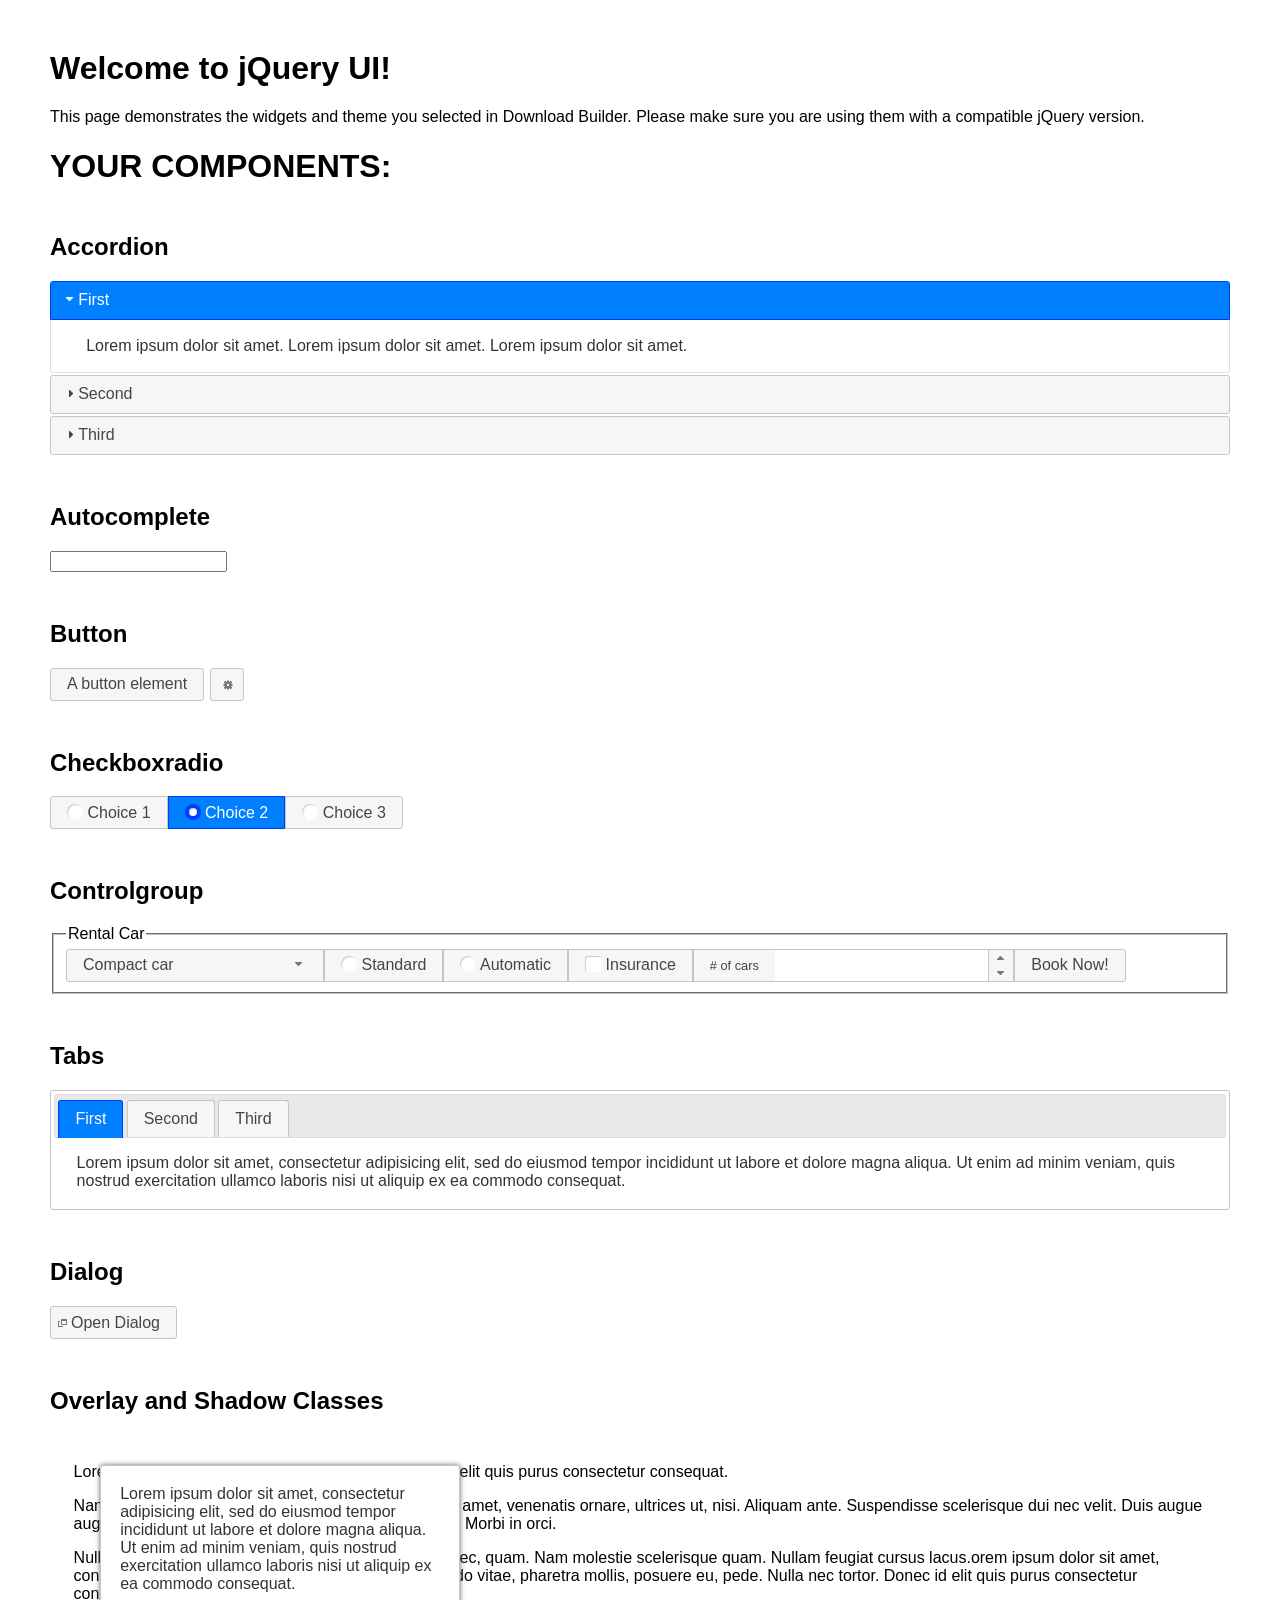
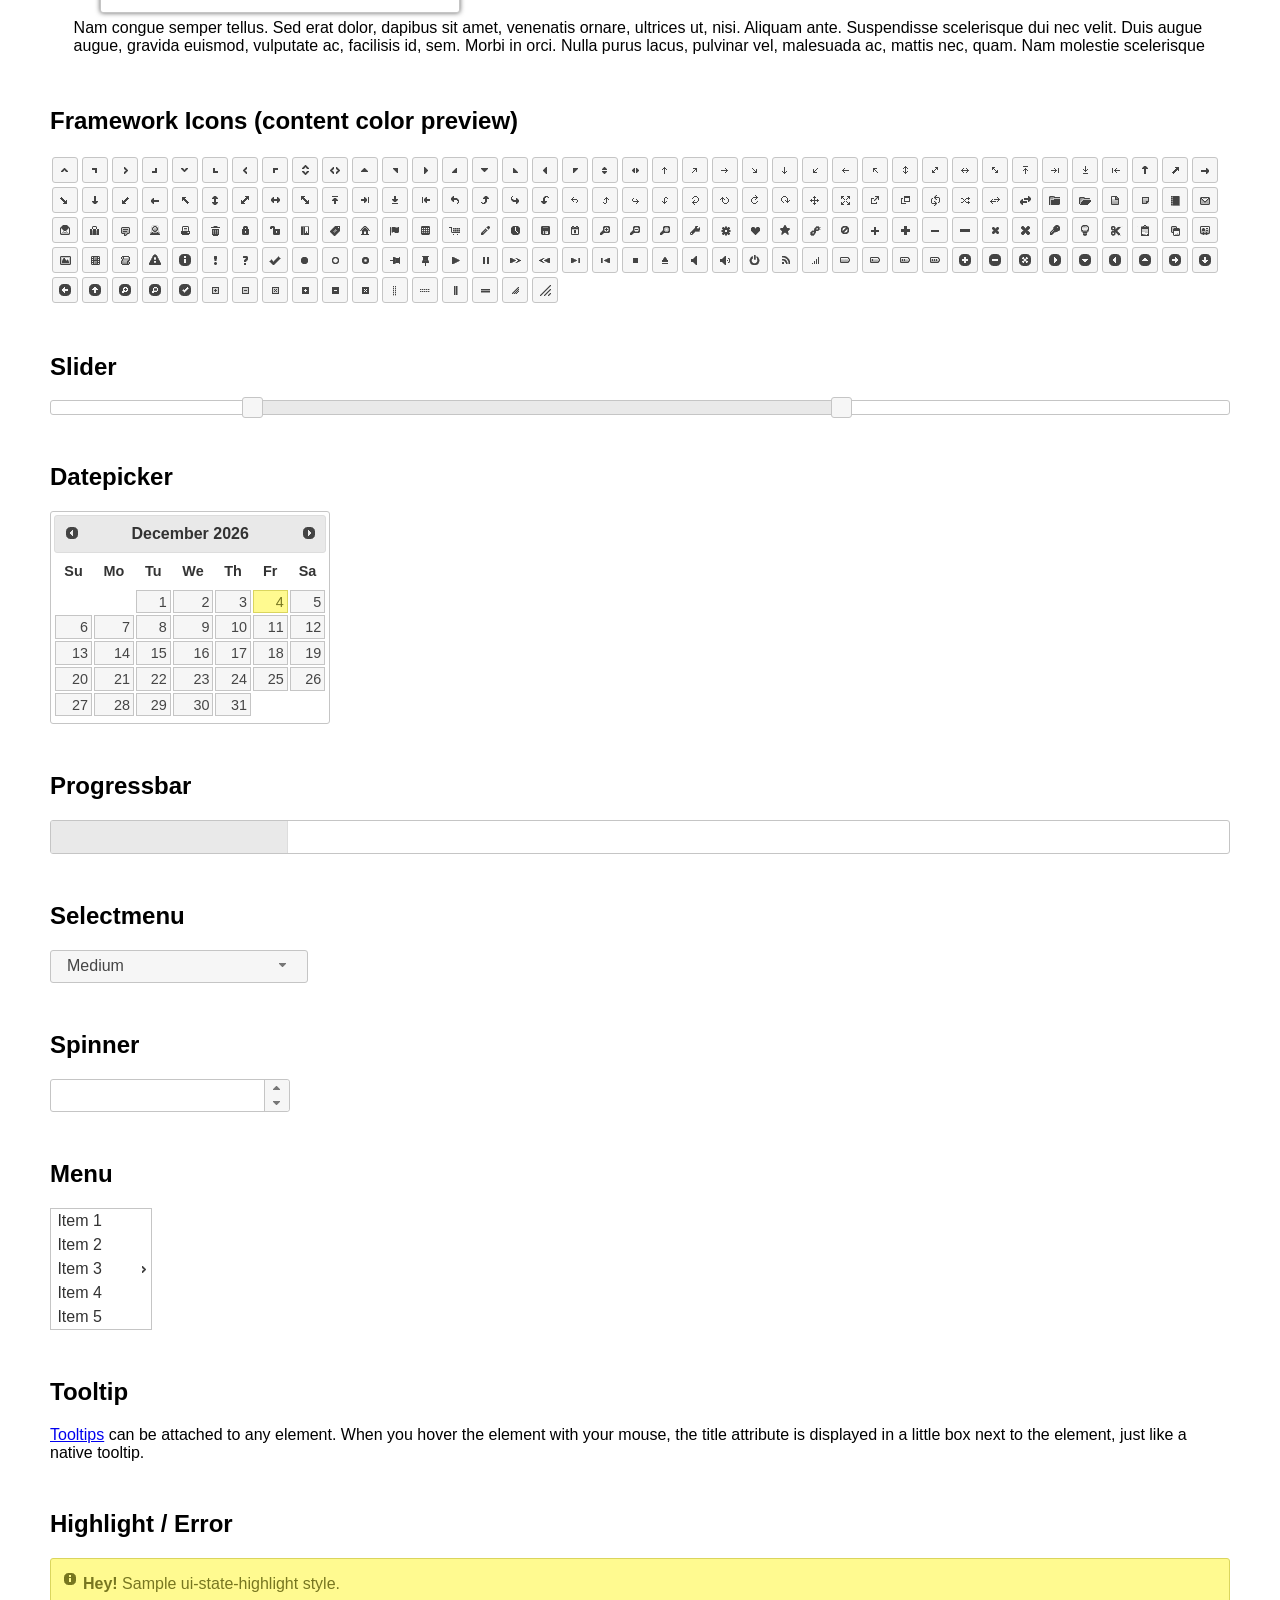
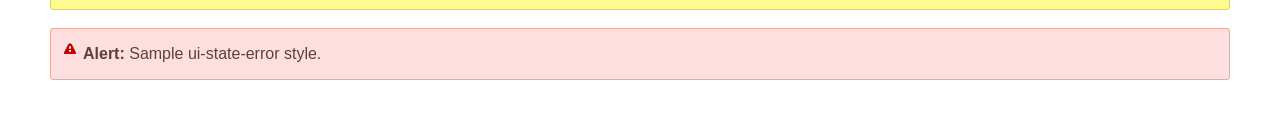
<file: jquery-ui-1.13.3/index.html>
<!doctype html>
<html lang="us">
<head>
	<meta charset="utf-8">
	<title>jQuery UI Example Page</title>
	<link href="jquery-ui.css" rel="stylesheet">
	<style>
	body{
		font-family: "Trebuchet MS", sans-serif;
		margin: 50px;
	}
	.demoHeaders {
		margin-top: 2em;
	}
	#dialog-link {
		padding: .4em 1em .4em 20px;
		text-decoration: none;
		position: relative;
	}
	#dialog-link span.ui-icon {
		margin: 0 5px 0 0;
		position: absolute;
		left: .2em;
		top: 50%;
		margin-top: -8px;
	}
	#icons {
		margin: 0;
		padding: 0;
	}
	#icons li {
		margin: 2px;
		position: relative;
		padding: 4px 0;
		cursor: pointer;
		float: left;
		list-style: none;
	}
	#icons span.ui-icon {
		float: left;
		margin: 0 4px;
	}
	.fakewindowcontain .ui-widget-overlay {
		position: absolute;
	}
	select {
		width: 200px;
	}
	</style>
</head>
<body>

<h1>Welcome to jQuery UI!</h1>

<div class="ui-widget">
	<p>This page demonstrates the widgets and theme you selected in Download Builder. Please make sure you are using them with a compatible jQuery version.</p>
</div>

<h1>YOUR COMPONENTS:</h1>

<!-- Accordion -->
<h2 class="demoHeaders">Accordion</h2>
<div id="accordion">
	<h3>First</h3>
	<div>Lorem ipsum dolor sit amet. Lorem ipsum dolor sit amet. Lorem ipsum dolor sit amet.</div>
	<h3>Second</h3>
	<div>Phasellus mattis tincidunt nibh.</div>
	<h3>Third</h3>
	<div>Nam dui erat, auctor a, dignissim quis.</div>
</div>

<!-- Autocomplete -->
<h2 class="demoHeaders">Autocomplete</h2>
<div>
	<input id="autocomplete" title="type &quot;a&quot;">
</div>

<!-- Button -->
<h2 class="demoHeaders">Button</h2>
<button id="button">A button element</button>
<button id="button-icon">An icon-only button</button>

<!-- Checkboxradio -->
<h2 class="demoHeaders">Checkboxradio</h2>
<form style="margin-top: 1em;">
	<div id="radioset">
		<input type="radio" id="radio1" name="radio"><label for="radio1">Choice 1</label>
		<input type="radio" id="radio2" name="radio" checked="checked"><label for="radio2">Choice 2</label>
		<input type="radio" id="radio3" name="radio"><label for="radio3">Choice 3</label>
	</div>
</form>

<!-- Controlgroup -->
<h2 class="demoHeaders">Controlgroup</h2>
<fieldset>
	<legend>Rental Car</legend>
	<div id="controlgroup">
		<select id="car-type">
			<option>Compact car</option>
			<option>Midsize car</option>
			<option>Full size car</option>
			<option>SUV</option>
			<option>Luxury</option>
			<option>Truck</option>
			<option>Van</option>
		</select>
		<label for="transmission-standard">Standard</label>
		<input type="radio" name="transmission" id="transmission-standard">
		<label for="transmission-automatic">Automatic</label>
		<input type="radio" name="transmission" id="transmission-automatic">
		<label for="insurance">Insurance</label>
		<input type="checkbox" name="insurance" id="insurance">
		<label for="horizontal-spinner" class="ui-controlgroup-label"># of cars</label>
		<input id="horizontal-spinner" class="ui-spinner-input">
		<button>Book Now!</button>
	</div>
</fieldset>

<!-- Tabs -->
<h2 class="demoHeaders">Tabs</h2>
<div id="tabs">
	<ul>
		<li><a href="#tabs-1">First</a></li>
		<li><a href="#tabs-2">Second</a></li>
		<li><a href="#tabs-3">Third</a></li>
	</ul>
	<div id="tabs-1">Lorem ipsum dolor sit amet, consectetur adipisicing elit, sed do eiusmod tempor incididunt ut labore et dolore magna aliqua. Ut enim ad minim veniam, quis nostrud exercitation ullamco laboris nisi ut aliquip ex ea commodo consequat.</div>
	<div id="tabs-2">Phasellus mattis tincidunt nibh. Cras orci urna, blandit id, pretium vel, aliquet ornare, felis. Maecenas scelerisque sem non nisl. Fusce sed lorem in enim dictum bibendum.</div>
	<div id="tabs-3">Nam dui erat, auctor a, dignissim quis, sollicitudin eu, felis. Pellentesque nisi urna, interdum eget, sagittis et, consequat vestibulum, lacus. Mauris porttitor ullamcorper augue.</div>
</div>

<h2 class="demoHeaders">Dialog</h2>
<p>
	<button id="dialog-link" class="ui-button ui-corner-all ui-widget">
		<span class="ui-icon ui-icon-newwin"></span>Open Dialog
	</button>
</p>

<h2 class="demoHeaders">Overlay and Shadow Classes</h2>
<div style="position: relative; width: 96%; height: 200px; padding:1% 2%; overflow:hidden;" class="fakewindowcontain">
	<p>Lorem ipsum dolor sit amet,  Nulla nec tortor. Donec id elit quis purus consectetur consequat. </p><p>Nam congue semper tellus. Sed erat dolor, dapibus sit amet, venenatis ornare, ultrices ut, nisi. Aliquam ante. Suspendisse scelerisque dui nec velit. Duis augue augue, gravida euismod, vulputate ac, facilisis id, sem. Morbi in orci. </p><p>Nulla purus lacus, pulvinar vel, malesuada ac, mattis nec, quam. Nam molestie scelerisque quam. Nullam feugiat cursus lacus.orem ipsum dolor sit amet, consectetur adipiscing elit. Donec libero risus, commodo vitae, pharetra mollis, posuere eu, pede. Nulla nec tortor. Donec id elit quis purus consectetur consequat. </p><p>Nam congue semper tellus. Sed erat dolor, dapibus sit amet, venenatis ornare, ultrices ut, nisi. Aliquam ante. Suspendisse scelerisque dui nec velit. Duis augue augue, gravida euismod, vulputate ac, facilisis id, sem. Morbi in orci. Nulla purus lacus, pulvinar vel, malesuada ac, mattis nec, quam. Nam molestie scelerisque quam. </p><p>Nullam feugiat cursus lacus.orem ipsum dolor sit amet, consectetur adipiscing elit. Donec libero risus, commodo vitae, pharetra mollis, posuere eu, pede. Nulla nec tortor. Donec id elit quis purus consectetur consequat. Nam congue semper tellus. Sed erat dolor, dapibus sit amet, venenatis ornare, ultrices ut, nisi. Aliquam ante. </p><p>Suspendisse scelerisque dui nec velit. Duis augue augue, gravida euismod, vulputate ac, facilisis id, sem. Morbi in orci. Nulla purus lacus, pulvinar vel, malesuada ac, mattis nec, quam. Nam molestie scelerisque quam. Nullam feugiat cursus lacus.orem ipsum dolor sit amet, consectetur adipiscing elit. Donec libero risus, commodo vitae, pharetra mollis, posuere eu, pede. Nulla nec tortor. Donec id elit quis purus consectetur consequat. Nam congue semper tellus. Sed erat dolor, dapibus sit amet, venenatis ornare, ultrices ut, nisi. </p>

	<!-- ui-dialog -->
	<div class="ui-widget-overlay ui-front"></div>
	<div style="position: absolute; width: 320px; left: 50px; top: 30px; padding: 1.2em" class="ui-widget ui-front ui-widget-content ui-corner-all ui-widget-shadow">
		Lorem ipsum dolor sit amet, consectetur adipisicing elit, sed do eiusmod tempor incididunt ut labore et dolore magna aliqua. Ut enim ad minim veniam, quis nostrud exercitation ullamco laboris nisi ut aliquip ex ea commodo consequat.
	</div>

</div>

<!-- ui-dialog -->
<div id="dialog" title="Dialog Title">
	<p>Lorem ipsum dolor sit amet, consectetur adipisicing elit, sed do eiusmod tempor incididunt ut labore et dolore magna aliqua. Ut enim ad minim veniam, quis nostrud exercitation ullamco laboris nisi ut aliquip ex ea commodo consequat.</p>
</div>


<h2 class="demoHeaders">Framework Icons (content color preview)</h2>
<ul id="icons" class="ui-widget ui-helper-clearfix">
	<li class="ui-state-default ui-corner-all" title=".ui-icon-caret-1-n"><span class="ui-icon ui-icon-caret-1-n"></span></li>
	<li class="ui-state-default ui-corner-all" title=".ui-icon-caret-1-ne"><span class="ui-icon ui-icon-caret-1-ne"></span></li>
	<li class="ui-state-default ui-corner-all" title=".ui-icon-caret-1-e"><span class="ui-icon ui-icon-caret-1-e"></span></li>
	<li class="ui-state-default ui-corner-all" title=".ui-icon-caret-1-se"><span class="ui-icon ui-icon-caret-1-se"></span></li>
	<li class="ui-state-default ui-corner-all" title=".ui-icon-caret-1-s"><span class="ui-icon ui-icon-caret-1-s"></span></li>
	<li class="ui-state-default ui-corner-all" title=".ui-icon-caret-1-sw"><span class="ui-icon ui-icon-caret-1-sw"></span></li>
	<li class="ui-state-default ui-corner-all" title=".ui-icon-caret-1-w"><span class="ui-icon ui-icon-caret-1-w"></span></li>
	<li class="ui-state-default ui-corner-all" title=".ui-icon-caret-1-nw"><span class="ui-icon ui-icon-caret-1-nw"></span></li>
	<li class="ui-state-default ui-corner-all" title=".ui-icon-caret-2-n-s"><span class="ui-icon ui-icon-caret-2-n-s"></span></li>
	<li class="ui-state-default ui-corner-all" title=".ui-icon-caret-2-e-w"><span class="ui-icon ui-icon-caret-2-e-w"></span></li>
	<li class="ui-state-default ui-corner-all" title=".ui-icon-triangle-1-n"><span class="ui-icon ui-icon-triangle-1-n"></span></li>
	<li class="ui-state-default ui-corner-all" title=".ui-icon-triangle-1-ne"><span class="ui-icon ui-icon-triangle-1-ne"></span></li>
	<li class="ui-state-default ui-corner-all" title=".ui-icon-triangle-1-e"><span class="ui-icon ui-icon-triangle-1-e"></span></li>
	<li class="ui-state-default ui-corner-all" title=".ui-icon-triangle-1-se"><span class="ui-icon ui-icon-triangle-1-se"></span></li>
	<li class="ui-state-default ui-corner-all" title=".ui-icon-triangle-1-s"><span class="ui-icon ui-icon-triangle-1-s"></span></li>
	<li class="ui-state-default ui-corner-all" title=".ui-icon-triangle-1-sw"><span class="ui-icon ui-icon-triangle-1-sw"></span></li>
	<li class="ui-state-default ui-corner-all" title=".ui-icon-triangle-1-w"><span class="ui-icon ui-icon-triangle-1-w"></span></li>
	<li class="ui-state-default ui-corner-all" title=".ui-icon-triangle-1-nw"><span class="ui-icon ui-icon-triangle-1-nw"></span></li>
	<li class="ui-state-default ui-corner-all" title=".ui-icon-triangle-2-n-s"><span class="ui-icon ui-icon-triangle-2-n-s"></span></li>
	<li class="ui-state-default ui-corner-all" title=".ui-icon-triangle-2-e-w"><span class="ui-icon ui-icon-triangle-2-e-w"></span></li>
	<li class="ui-state-default ui-corner-all" title=".ui-icon-arrow-1-n"><span class="ui-icon ui-icon-arrow-1-n"></span></li>
	<li class="ui-state-default ui-corner-all" title=".ui-icon-arrow-1-ne"><span class="ui-icon ui-icon-arrow-1-ne"></span></li>
	<li class="ui-state-default ui-corner-all" title=".ui-icon-arrow-1-e"><span class="ui-icon ui-icon-arrow-1-e"></span></li>
	<li class="ui-state-default ui-corner-all" title=".ui-icon-arrow-1-se"><span class="ui-icon ui-icon-arrow-1-se"></span></li>
	<li class="ui-state-default ui-corner-all" title=".ui-icon-arrow-1-s"><span class="ui-icon ui-icon-arrow-1-s"></span></li>
	<li class="ui-state-default ui-corner-all" title=".ui-icon-arrow-1-sw"><span class="ui-icon ui-icon-arrow-1-sw"></span></li>
	<li class="ui-state-default ui-corner-all" title=".ui-icon-arrow-1-w"><span class="ui-icon ui-icon-arrow-1-w"></span></li>
	<li class="ui-state-default ui-corner-all" title=".ui-icon-arrow-1-nw"><span class="ui-icon ui-icon-arrow-1-nw"></span></li>
	<li class="ui-state-default ui-corner-all" title=".ui-icon-arrow-2-n-s"><span class="ui-icon ui-icon-arrow-2-n-s"></span></li>
	<li class="ui-state-default ui-corner-all" title=".ui-icon-arrow-2-ne-sw"><span class="ui-icon ui-icon-arrow-2-ne-sw"></span></li>
	<li class="ui-state-default ui-corner-all" title=".ui-icon-arrow-2-e-w"><span class="ui-icon ui-icon-arrow-2-e-w"></span></li>
	<li class="ui-state-default ui-corner-all" title=".ui-icon-arrow-2-se-nw"><span class="ui-icon ui-icon-arrow-2-se-nw"></span></li>
	<li class="ui-state-default ui-corner-all" title=".ui-icon-arrowstop-1-n"><span class="ui-icon ui-icon-arrowstop-1-n"></span></li>
	<li class="ui-state-default ui-corner-all" title=".ui-icon-arrowstop-1-e"><span class="ui-icon ui-icon-arrowstop-1-e"></span></li>
	<li class="ui-state-default ui-corner-all" title=".ui-icon-arrowstop-1-s"><span class="ui-icon ui-icon-arrowstop-1-s"></span></li>
	<li class="ui-state-default ui-corner-all" title=".ui-icon-arrowstop-1-w"><span class="ui-icon ui-icon-arrowstop-1-w"></span></li>
	<li class="ui-state-default ui-corner-all" title=".ui-icon-arrowthick-1-n"><span class="ui-icon ui-icon-arrowthick-1-n"></span></li>
	<li class="ui-state-default ui-corner-all" title=".ui-icon-arrowthick-1-ne"><span class="ui-icon ui-icon-arrowthick-1-ne"></span></li>
	<li class="ui-state-default ui-corner-all" title=".ui-icon-arrowthick-1-e"><span class="ui-icon ui-icon-arrowthick-1-e"></span></li>
	<li class="ui-state-default ui-corner-all" title=".ui-icon-arrowthick-1-se"><span class="ui-icon ui-icon-arrowthick-1-se"></span></li>
	<li class="ui-state-default ui-corner-all" title=".ui-icon-arrowthick-1-s"><span class="ui-icon ui-icon-arrowthick-1-s"></span></li>
	<li class="ui-state-default ui-corner-all" title=".ui-icon-arrowthick-1-sw"><span class="ui-icon ui-icon-arrowthick-1-sw"></span></li>
	<li class="ui-state-default ui-corner-all" title=".ui-icon-arrowthick-1-w"><span class="ui-icon ui-icon-arrowthick-1-w"></span></li>
	<li class="ui-state-default ui-corner-all" title=".ui-icon-arrowthick-1-nw"><span class="ui-icon ui-icon-arrowthick-1-nw"></span></li>
	<li class="ui-state-default ui-corner-all" title=".ui-icon-arrowthick-2-n-s"><span class="ui-icon ui-icon-arrowthick-2-n-s"></span></li>
	<li class="ui-state-default ui-corner-all" title=".ui-icon-arrowthick-2-ne-sw"><span class="ui-icon ui-icon-arrowthick-2-ne-sw"></span></li>
	<li class="ui-state-default ui-corner-all" title=".ui-icon-arrowthick-2-e-w"><span class="ui-icon ui-icon-arrowthick-2-e-w"></span></li>
	<li class="ui-state-default ui-corner-all" title=".ui-icon-arrowthick-2-se-nw"><span class="ui-icon ui-icon-arrowthick-2-se-nw"></span></li>
	<li class="ui-state-default ui-corner-all" title=".ui-icon-arrowthickstop-1-n"><span class="ui-icon ui-icon-arrowthickstop-1-n"></span></li>
	<li class="ui-state-default ui-corner-all" title=".ui-icon-arrowthickstop-1-e"><span class="ui-icon ui-icon-arrowthickstop-1-e"></span></li>
	<li class="ui-state-default ui-corner-all" title=".ui-icon-arrowthickstop-1-s"><span class="ui-icon ui-icon-arrowthickstop-1-s"></span></li>
	<li class="ui-state-default ui-corner-all" title=".ui-icon-arrowthickstop-1-w"><span class="ui-icon ui-icon-arrowthickstop-1-w"></span></li>
	<li class="ui-state-default ui-corner-all" title=".ui-icon-arrowreturnthick-1-w"><span class="ui-icon ui-icon-arrowreturnthick-1-w"></span></li>
	<li class="ui-state-default ui-corner-all" title=".ui-icon-arrowreturnthick-1-n"><span class="ui-icon ui-icon-arrowreturnthick-1-n"></span></li>
	<li class="ui-state-default ui-corner-all" title=".ui-icon-arrowreturnthick-1-e"><span class="ui-icon ui-icon-arrowreturnthick-1-e"></span></li>
	<li class="ui-state-default ui-corner-all" title=".ui-icon-arrowreturnthick-1-s"><span class="ui-icon ui-icon-arrowreturnthick-1-s"></span></li>
	<li class="ui-state-default ui-corner-all" title=".ui-icon-arrowreturn-1-w"><span class="ui-icon ui-icon-arrowreturn-1-w"></span></li>
	<li class="ui-state-default ui-corner-all" title=".ui-icon-arrowreturn-1-n"><span class="ui-icon ui-icon-arrowreturn-1-n"></span></li>
	<li class="ui-state-default ui-corner-all" title=".ui-icon-arrowreturn-1-e"><span class="ui-icon ui-icon-arrowreturn-1-e"></span></li>
	<li class="ui-state-default ui-corner-all" title=".ui-icon-arrowreturn-1-s"><span class="ui-icon ui-icon-arrowreturn-1-s"></span></li>
	<li class="ui-state-default ui-corner-all" title=".ui-icon-arrowrefresh-1-w"><span class="ui-icon ui-icon-arrowrefresh-1-w"></span></li>
	<li class="ui-state-default ui-corner-all" title=".ui-icon-arrowrefresh-1-n"><span class="ui-icon ui-icon-arrowrefresh-1-n"></span></li>
	<li class="ui-state-default ui-corner-all" title=".ui-icon-arrowrefresh-1-e"><span class="ui-icon ui-icon-arrowrefresh-1-e"></span></li>
	<li class="ui-state-default ui-corner-all" title=".ui-icon-arrowrefresh-1-s"><span class="ui-icon ui-icon-arrowrefresh-1-s"></span></li>
	<li class="ui-state-default ui-corner-all" title=".ui-icon-arrow-4"><span class="ui-icon ui-icon-arrow-4"></span></li>
	<li class="ui-state-default ui-corner-all" title=".ui-icon-arrow-4-diag"><span class="ui-icon ui-icon-arrow-4-diag"></span></li>
	<li class="ui-state-default ui-corner-all" title=".ui-icon-extlink"><span class="ui-icon ui-icon-extlink"></span></li>
	<li class="ui-state-default ui-corner-all" title=".ui-icon-newwin"><span class="ui-icon ui-icon-newwin"></span></li>
	<li class="ui-state-default ui-corner-all" title=".ui-icon-refresh"><span class="ui-icon ui-icon-refresh"></span></li>
	<li class="ui-state-default ui-corner-all" title=".ui-icon-shuffle"><span class="ui-icon ui-icon-shuffle"></span></li>
	<li class="ui-state-default ui-corner-all" title=".ui-icon-transfer-e-w"><span class="ui-icon ui-icon-transfer-e-w"></span></li>
	<li class="ui-state-default ui-corner-all" title=".ui-icon-transferthick-e-w"><span class="ui-icon ui-icon-transferthick-e-w"></span></li>
	<li class="ui-state-default ui-corner-all" title=".ui-icon-folder-collapsed"><span class="ui-icon ui-icon-folder-collapsed"></span></li>
	<li class="ui-state-default ui-corner-all" title=".ui-icon-folder-open"><span class="ui-icon ui-icon-folder-open"></span></li>
	<li class="ui-state-default ui-corner-all" title=".ui-icon-document"><span class="ui-icon ui-icon-document"></span></li>
	<li class="ui-state-default ui-corner-all" title=".ui-icon-document-b"><span class="ui-icon ui-icon-document-b"></span></li>
	<li class="ui-state-default ui-corner-all" title=".ui-icon-note"><span class="ui-icon ui-icon-note"></span></li>
	<li class="ui-state-default ui-corner-all" title=".ui-icon-mail-closed"><span class="ui-icon ui-icon-mail-closed"></span></li>
	<li class="ui-state-default ui-corner-all" title=".ui-icon-mail-open"><span class="ui-icon ui-icon-mail-open"></span></li>
	<li class="ui-state-default ui-corner-all" title=".ui-icon-suitcase"><span class="ui-icon ui-icon-suitcase"></span></li>
	<li class="ui-state-default ui-corner-all" title=".ui-icon-comment"><span class="ui-icon ui-icon-comment"></span></li>
	<li class="ui-state-default ui-corner-all" title=".ui-icon-person"><span class="ui-icon ui-icon-person"></span></li>
	<li class="ui-state-default ui-corner-all" title=".ui-icon-print"><span class="ui-icon ui-icon-print"></span></li>
	<li class="ui-state-default ui-corner-all" title=".ui-icon-trash"><span class="ui-icon ui-icon-trash"></span></li>
	<li class="ui-state-default ui-corner-all" title=".ui-icon-locked"><span class="ui-icon ui-icon-locked"></span></li>
	<li class="ui-state-default ui-corner-all" title=".ui-icon-unlocked"><span class="ui-icon ui-icon-unlocked"></span></li>
	<li class="ui-state-default ui-corner-all" title=".ui-icon-bookmark"><span class="ui-icon ui-icon-bookmark"></span></li>
	<li class="ui-state-default ui-corner-all" title=".ui-icon-tag"><span class="ui-icon ui-icon-tag"></span></li>
	<li class="ui-state-default ui-corner-all" title=".ui-icon-home"><span class="ui-icon ui-icon-home"></span></li>
	<li class="ui-state-default ui-corner-all" title=".ui-icon-flag"><span class="ui-icon ui-icon-flag"></span></li>
	<li class="ui-state-default ui-corner-all" title=".ui-icon-calculator"><span class="ui-icon ui-icon-calculator"></span></li>
	<li class="ui-state-default ui-corner-all" title=".ui-icon-cart"><span class="ui-icon ui-icon-cart"></span></li>
	<li class="ui-state-default ui-corner-all" title=".ui-icon-pencil"><span class="ui-icon ui-icon-pencil"></span></li>
	<li class="ui-state-default ui-corner-all" title=".ui-icon-clock"><span class="ui-icon ui-icon-clock"></span></li>
	<li class="ui-state-default ui-corner-all" title=".ui-icon-disk"><span class="ui-icon ui-icon-disk"></span></li>
	<li class="ui-state-default ui-corner-all" title=".ui-icon-calendar"><span class="ui-icon ui-icon-calendar"></span></li>
	<li class="ui-state-default ui-corner-all" title=".ui-icon-zoomin"><span class="ui-icon ui-icon-zoomin"></span></li>
	<li class="ui-state-default ui-corner-all" title=".ui-icon-zoomout"><span class="ui-icon ui-icon-zoomout"></span></li>
	<li class="ui-state-default ui-corner-all" title=".ui-icon-search"><span class="ui-icon ui-icon-search"></span></li>
	<li class="ui-state-default ui-corner-all" title=".ui-icon-wrench"><span class="ui-icon ui-icon-wrench"></span></li>
	<li class="ui-state-default ui-corner-all" title=".ui-icon-gear"><span class="ui-icon ui-icon-gear"></span></li>
	<li class="ui-state-default ui-corner-all" title=".ui-icon-heart"><span class="ui-icon ui-icon-heart"></span></li>
	<li class="ui-state-default ui-corner-all" title=".ui-icon-star"><span class="ui-icon ui-icon-star"></span></li>
	<li class="ui-state-default ui-corner-all" title=".ui-icon-link"><span class="ui-icon ui-icon-link"></span></li>
	<li class="ui-state-default ui-corner-all" title=".ui-icon-cancel"><span class="ui-icon ui-icon-cancel"></span></li>
	<li class="ui-state-default ui-corner-all" title=".ui-icon-plus"><span class="ui-icon ui-icon-plus"></span></li>
	<li class="ui-state-default ui-corner-all" title=".ui-icon-plusthick"><span class="ui-icon ui-icon-plusthick"></span></li>
	<li class="ui-state-default ui-corner-all" title=".ui-icon-minus"><span class="ui-icon ui-icon-minus"></span></li>
	<li class="ui-state-default ui-corner-all" title=".ui-icon-minusthick"><span class="ui-icon ui-icon-minusthick"></span></li>
	<li class="ui-state-default ui-corner-all" title=".ui-icon-close"><span class="ui-icon ui-icon-close"></span></li>
	<li class="ui-state-default ui-corner-all" title=".ui-icon-closethick"><span class="ui-icon ui-icon-closethick"></span></li>
	<li class="ui-state-default ui-corner-all" title=".ui-icon-key"><span class="ui-icon ui-icon-key"></span></li>
	<li class="ui-state-default ui-corner-all" title=".ui-icon-lightbulb"><span class="ui-icon ui-icon-lightbulb"></span></li>
	<li class="ui-state-default ui-corner-all" title=".ui-icon-scissors"><span class="ui-icon ui-icon-scissors"></span></li>
	<li class="ui-state-default ui-corner-all" title=".ui-icon-clipboard"><span class="ui-icon ui-icon-clipboard"></span></li>
	<li class="ui-state-default ui-corner-all" title=".ui-icon-copy"><span class="ui-icon ui-icon-copy"></span></li>
	<li class="ui-state-default ui-corner-all" title=".ui-icon-contact"><span class="ui-icon ui-icon-contact"></span></li>
	<li class="ui-state-default ui-corner-all" title=".ui-icon-image"><span class="ui-icon ui-icon-image"></span></li>
	<li class="ui-state-default ui-corner-all" title=".ui-icon-video"><span class="ui-icon ui-icon-video"></span></li>
	<li class="ui-state-default ui-corner-all" title=".ui-icon-script"><span class="ui-icon ui-icon-script"></span></li>
	<li class="ui-state-default ui-corner-all" title=".ui-icon-alert"><span class="ui-icon ui-icon-alert"></span></li>
	<li class="ui-state-default ui-corner-all" title=".ui-icon-info"><span class="ui-icon ui-icon-info"></span></li>
	<li class="ui-state-default ui-corner-all" title=".ui-icon-notice"><span class="ui-icon ui-icon-notice"></span></li>
	<li class="ui-state-default ui-corner-all" title=".ui-icon-help"><span class="ui-icon ui-icon-help"></span></li>
	<li class="ui-state-default ui-corner-all" title=".ui-icon-check"><span class="ui-icon ui-icon-check"></span></li>
	<li class="ui-state-default ui-corner-all" title=".ui-icon-bullet"><span class="ui-icon ui-icon-bullet"></span></li>
	<li class="ui-state-default ui-corner-all" title=".ui-icon-radio-off"><span class="ui-icon ui-icon-radio-off"></span></li>
	<li class="ui-state-default ui-corner-all" title=".ui-icon-radio-on"><span class="ui-icon ui-icon-radio-on"></span></li>
	<li class="ui-state-default ui-corner-all" title=".ui-icon-pin-w"><span class="ui-icon ui-icon-pin-w"></span></li>
	<li class="ui-state-default ui-corner-all" title=".ui-icon-pin-s"><span class="ui-icon ui-icon-pin-s"></span></li>
	<li class="ui-state-default ui-corner-all" title=".ui-icon-play"><span class="ui-icon ui-icon-play"></span></li>
	<li class="ui-state-default ui-corner-all" title=".ui-icon-pause"><span class="ui-icon ui-icon-pause"></span></li>
	<li class="ui-state-default ui-corner-all" title=".ui-icon-seek-next"><span class="ui-icon ui-icon-seek-next"></span></li>
	<li class="ui-state-default ui-corner-all" title=".ui-icon-seek-prev"><span class="ui-icon ui-icon-seek-prev"></span></li>
	<li class="ui-state-default ui-corner-all" title=".ui-icon-seek-end"><span class="ui-icon ui-icon-seek-end"></span></li>
	<li class="ui-state-default ui-corner-all" title=".ui-icon-seek-first"><span class="ui-icon ui-icon-seek-first"></span></li>
	<li class="ui-state-default ui-corner-all" title=".ui-icon-stop"><span class="ui-icon ui-icon-stop"></span></li>
	<li class="ui-state-default ui-corner-all" title=".ui-icon-eject"><span class="ui-icon ui-icon-eject"></span></li>
	<li class="ui-state-default ui-corner-all" title=".ui-icon-volume-off"><span class="ui-icon ui-icon-volume-off"></span></li>
	<li class="ui-state-default ui-corner-all" title=".ui-icon-volume-on"><span class="ui-icon ui-icon-volume-on"></span></li>
	<li class="ui-state-default ui-corner-all" title=".ui-icon-power"><span class="ui-icon ui-icon-power"></span></li>
	<li class="ui-state-default ui-corner-all" title=".ui-icon-signal-diag"><span class="ui-icon ui-icon-signal-diag"></span></li>
	<li class="ui-state-default ui-corner-all" title=".ui-icon-signal"><span class="ui-icon ui-icon-signal"></span></li>
	<li class="ui-state-default ui-corner-all" title=".ui-icon-battery-0"><span class="ui-icon ui-icon-battery-0"></span></li>
	<li class="ui-state-default ui-corner-all" title=".ui-icon-battery-1"><span class="ui-icon ui-icon-battery-1"></span></li>
	<li class="ui-state-default ui-corner-all" title=".ui-icon-battery-2"><span class="ui-icon ui-icon-battery-2"></span></li>
	<li class="ui-state-default ui-corner-all" title=".ui-icon-battery-3"><span class="ui-icon ui-icon-battery-3"></span></li>
	<li class="ui-state-default ui-corner-all" title=".ui-icon-circle-plus"><span class="ui-icon ui-icon-circle-plus"></span></li>
	<li class="ui-state-default ui-corner-all" title=".ui-icon-circle-minus"><span class="ui-icon ui-icon-circle-minus"></span></li>
	<li class="ui-state-default ui-corner-all" title=".ui-icon-circle-close"><span class="ui-icon ui-icon-circle-close"></span></li>
	<li class="ui-state-default ui-corner-all" title=".ui-icon-circle-triangle-e"><span class="ui-icon ui-icon-circle-triangle-e"></span></li>
	<li class="ui-state-default ui-corner-all" title=".ui-icon-circle-triangle-s"><span class="ui-icon ui-icon-circle-triangle-s"></span></li>
	<li class="ui-state-default ui-corner-all" title=".ui-icon-circle-triangle-w"><span class="ui-icon ui-icon-circle-triangle-w"></span></li>
	<li class="ui-state-default ui-corner-all" title=".ui-icon-circle-triangle-n"><span class="ui-icon ui-icon-circle-triangle-n"></span></li>
	<li class="ui-state-default ui-corner-all" title=".ui-icon-circle-arrow-e"><span class="ui-icon ui-icon-circle-arrow-e"></span></li>
	<li class="ui-state-default ui-corner-all" title=".ui-icon-circle-arrow-s"><span class="ui-icon ui-icon-circle-arrow-s"></span></li>
	<li class="ui-state-default ui-corner-all" title=".ui-icon-circle-arrow-w"><span class="ui-icon ui-icon-circle-arrow-w"></span></li>
	<li class="ui-state-default ui-corner-all" title=".ui-icon-circle-arrow-n"><span class="ui-icon ui-icon-circle-arrow-n"></span></li>
	<li class="ui-state-default ui-corner-all" title=".ui-icon-circle-zoomin"><span class="ui-icon ui-icon-circle-zoomin"></span></li>
	<li class="ui-state-default ui-corner-all" title=".ui-icon-circle-zoomout"><span class="ui-icon ui-icon-circle-zoomout"></span></li>
	<li class="ui-state-default ui-corner-all" title=".ui-icon-circle-check"><span class="ui-icon ui-icon-circle-check"></span></li>
	<li class="ui-state-default ui-corner-all" title=".ui-icon-circlesmall-plus"><span class="ui-icon ui-icon-circlesmall-plus"></span></li>
	<li class="ui-state-default ui-corner-all" title=".ui-icon-circlesmall-minus"><span class="ui-icon ui-icon-circlesmall-minus"></span></li>
	<li class="ui-state-default ui-corner-all" title=".ui-icon-circlesmall-close"><span class="ui-icon ui-icon-circlesmall-close"></span></li>
	<li class="ui-state-default ui-corner-all" title=".ui-icon-squaresmall-plus"><span class="ui-icon ui-icon-squaresmall-plus"></span></li>
	<li class="ui-state-default ui-corner-all" title=".ui-icon-squaresmall-minus"><span class="ui-icon ui-icon-squaresmall-minus"></span></li>
	<li class="ui-state-default ui-corner-all" title=".ui-icon-squaresmall-close"><span class="ui-icon ui-icon-squaresmall-close"></span></li>
	<li class="ui-state-default ui-corner-all" title=".ui-icon-grip-dotted-vertical"><span class="ui-icon ui-icon-grip-dotted-vertical"></span></li>
	<li class="ui-state-default ui-corner-all" title=".ui-icon-grip-dotted-horizontal"><span class="ui-icon ui-icon-grip-dotted-horizontal"></span></li>
	<li class="ui-state-default ui-corner-all" title=".ui-icon-grip-solid-vertical"><span class="ui-icon ui-icon-grip-solid-vertical"></span></li>
	<li class="ui-state-default ui-corner-all" title=".ui-icon-grip-solid-horizontal"><span class="ui-icon ui-icon-grip-solid-horizontal"></span></li>
	<li class="ui-state-default ui-corner-all" title=".ui-icon-gripsmall-diagonal-se"><span class="ui-icon ui-icon-gripsmall-diagonal-se"></span></li>
	<li class="ui-state-default ui-corner-all" title=".ui-icon-grip-diagonal-se"><span class="ui-icon ui-icon-grip-diagonal-se"></span></li>
</ul>

<!-- Slider -->
<h2 class="demoHeaders">Slider</h2>
<div id="slider"></div>

<!-- Datepicker -->
<h2 class="demoHeaders">Datepicker</h2>
<div id="datepicker"></div>

<!-- Progressbar -->
<h2 class="demoHeaders">Progressbar</h2>
<div id="progressbar"></div>

<!-- Progressbar -->
<h2 class="demoHeaders">Selectmenu</h2>
<select id="selectmenu">
	<option>Slower</option>
	<option>Slow</option>
	<option selected="selected">Medium</option>
	<option>Fast</option>
	<option>Faster</option>
</select>

<!-- Spinner -->
<h2 class="demoHeaders">Spinner</h2>
<input id="spinner">

<!-- Menu -->
<h2 class="demoHeaders">Menu</h2>
<ul style="width:100px;" id="menu">
	<li><div>Item 1</div></li>
	<li><div>Item 2</div></li>
	<li><div>Item 3</div>
		<ul>
			<li><div>Item 3-1</div></li>
			<li><div>Item 3-2</div></li>
			<li><div>Item 3-3</div></li>
			<li><div>Item 3-4</div></li>
			<li><div>Item 3-5</div></li>
		</ul>
	</li>
	<li><div>Item 4</div></li>
	<li><div>Item 5</div></li>
</ul>

<!-- Tooltip -->
<h2 class="demoHeaders">Tooltip</h2>
<p id="tooltip">
	<a href="#" title="That&apos;s what this widget is">Tooltips</a> can be attached to any element. When you hover
the element with your mouse, the title attribute is displayed in a little box next to the element, just like a native tooltip.
</p>

<!-- Highlight / Error -->
<h2 class="demoHeaders">Highlight / Error</h2>
<div class="ui-widget">
	<div class="ui-state-highlight ui-corner-all" style="margin-top: 20px; padding: 0 .7em;">
		<p><span class="ui-icon ui-icon-info" style="float: left; margin-right: .3em;"></span>
		<strong>Hey!</strong> Sample ui-state-highlight style.</p>
	</div>
</div>
<br>
<div class="ui-widget">
	<div class="ui-state-error ui-corner-all" style="padding: 0 .7em;">
		<p><span class="ui-icon ui-icon-alert" style="float: left; margin-right: .3em;"></span>
		<strong>Alert:</strong> Sample ui-state-error style.</p>
	</div>
</div>

<script src="external/jquery/jquery.js"></script>
<script src="jquery-ui.js"></script>
<script>
$( "#accordion" ).accordion();

var availableTags = [
	"ActionScript",
	"AppleScript",
	"Asp",
	"BASIC",
	"C",
	"C++",
	"Clojure",
	"COBOL",
	"ColdFusion",
	"Erlang",
	"Fortran",
	"Groovy",
	"Haskell",
	"Java",
	"JavaScript",
	"Lisp",
	"Perl",
	"PHP",
	"Python",
	"Ruby",
	"Scala",
	"Scheme"
];
$( "#autocomplete" ).autocomplete({
	source: availableTags
});

$( "#button" ).button();
$( "#button-icon" ).button({
	icon: "ui-icon-gear",
	showLabel: false
});

$( "#radioset" ).buttonset();

$( "#controlgroup" ).controlgroup();

$( "#tabs" ).tabs();

$( "#dialog" ).dialog({
	autoOpen: false,
	width: 400,
	buttons: [
		{
			text: "Ok",
			click: function() {
				$( this ).dialog( "close" );
			}
		},
		{
			text: "Cancel",
			click: function() {
				$( this ).dialog( "close" );
			}
		}
	]
});

// Link to open the dialog
$( "#dialog-link" ).click(function( event ) {
	$( "#dialog" ).dialog( "open" );
	event.preventDefault();
});

$( "#datepicker" ).datepicker({
	inline: true
});

$( "#slider" ).slider({
	range: true,
	values: [ 17, 67 ]
});

$( "#progressbar" ).progressbar({
	value: 20
});

$( "#spinner" ).spinner();

$( "#menu" ).menu();

$( "#tooltip" ).tooltip();

$( "#selectmenu" ).selectmenu();

// Hover states on the static widgets
$( "#dialog-link, #icons li" ).hover(
	function() {
		$( this ).addClass( "ui-state-hover" );
	},
	function() {
		$( this ).removeClass( "ui-state-hover" );
	}
);
</script>
</body>
</html>
</file>
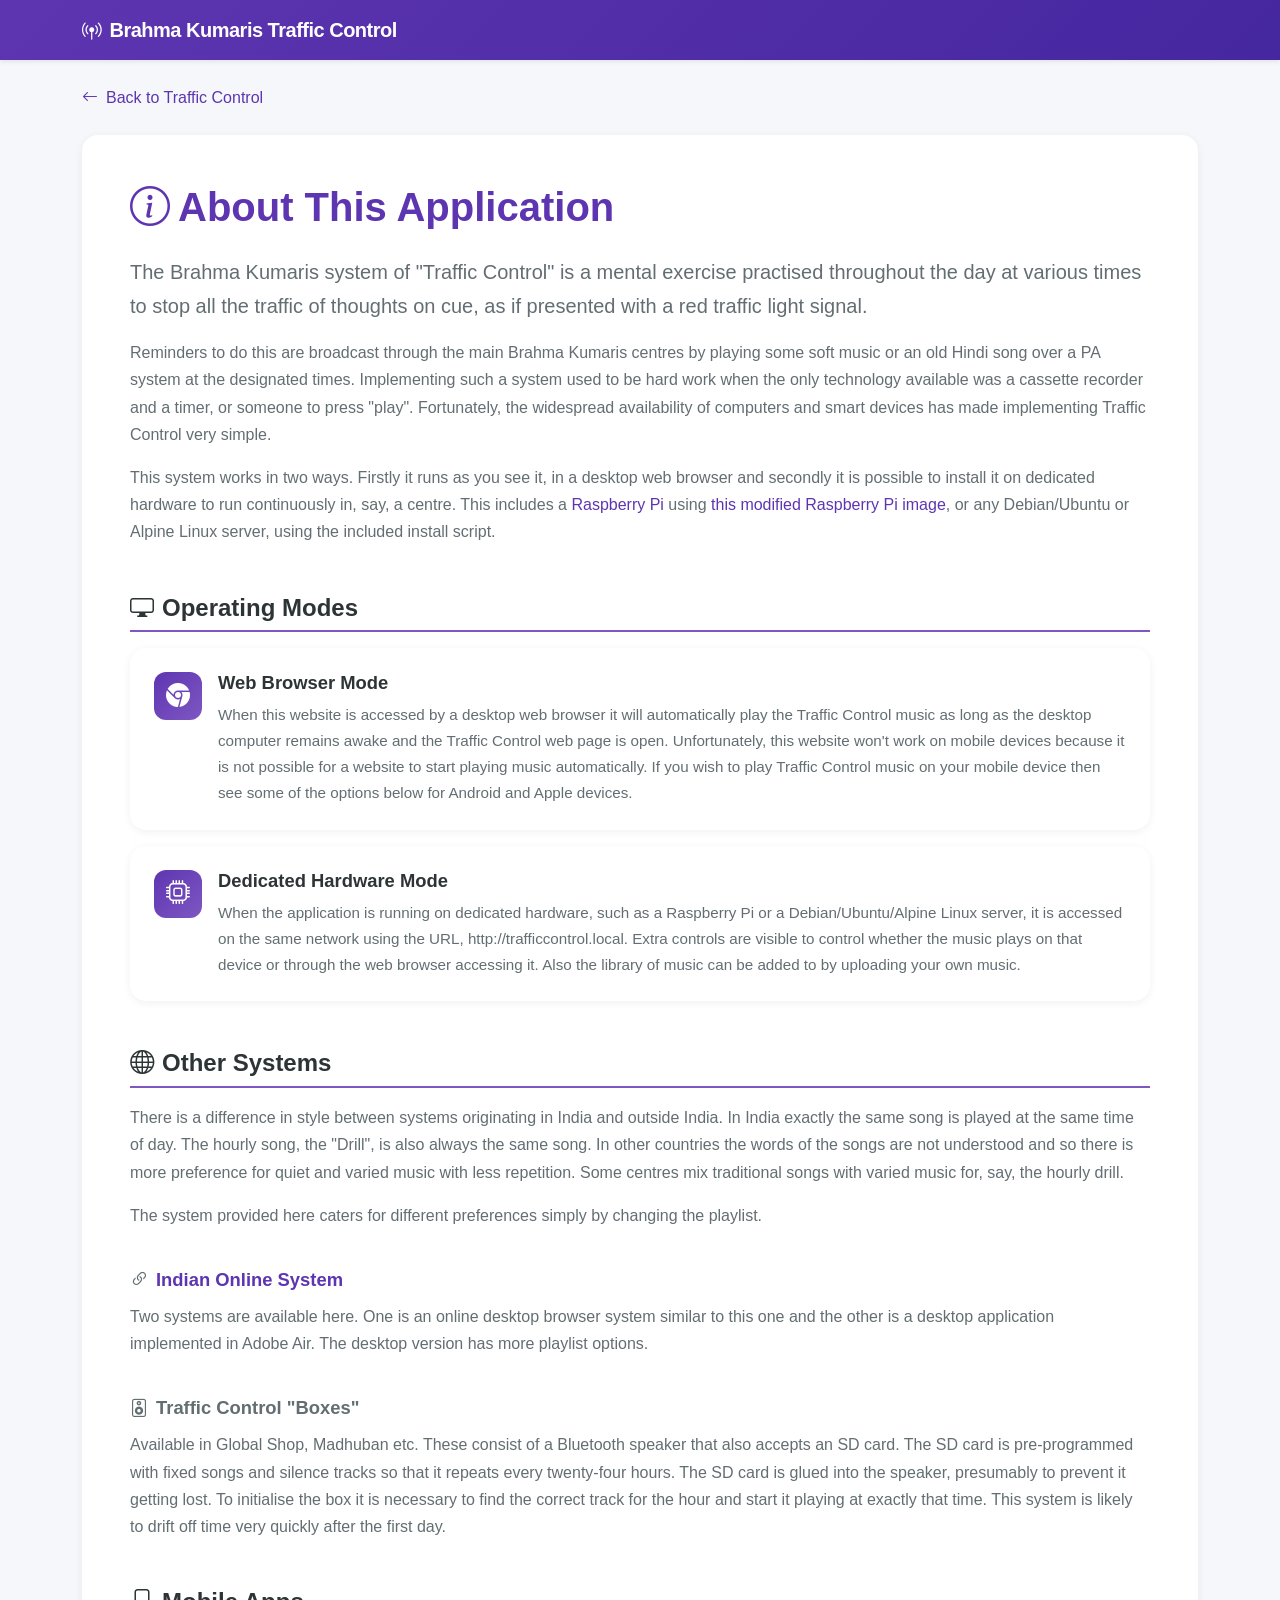
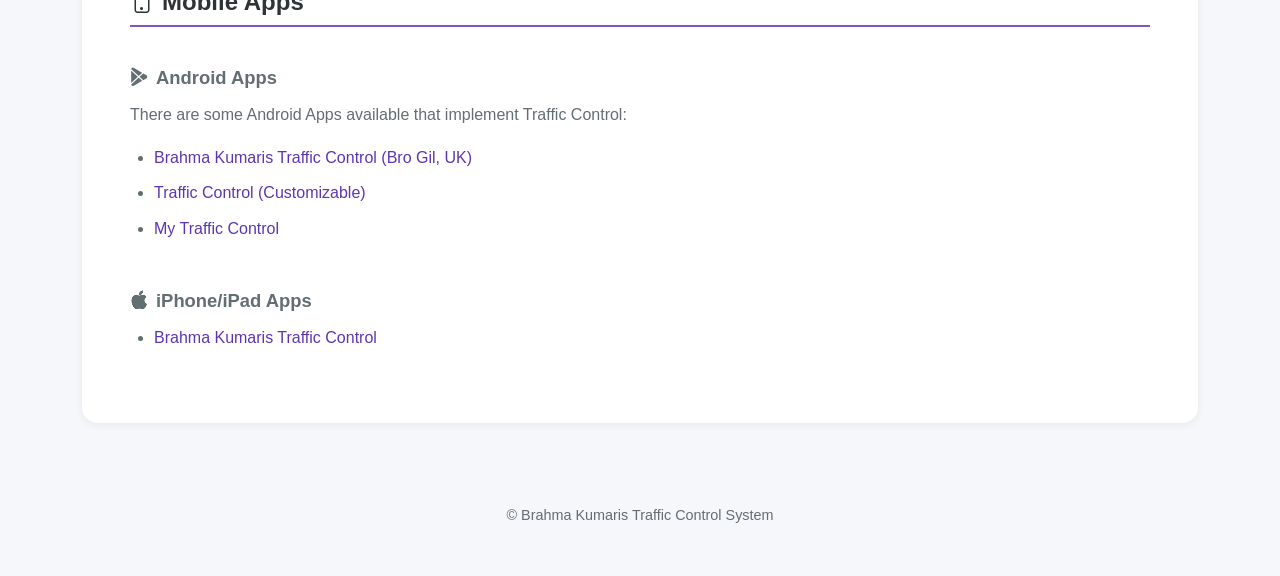
<file: more.html>
<!DOCTYPE html>
<html lang="en">
  <head>
    <meta http-equiv="Content-Type" content="text/html; charset=utf-8">
    <meta name="viewport" content="width=device-width, initial-scale=1">
    <title>About - Brahma Kumaris Traffic Control</title>
    <meta name="description" content="About the Brahma Kumaris online Traffic Control system">
    <meta name="keywords" content="Brahma Kumaris,Traffic Control,online,more about" />
    <link href="css/bootstrap.min.css" rel="stylesheet">
    <link href="css/bootstrap-icons.min.css" rel="stylesheet">
    <style>
      :root {
        --primary-color: #5e35b1;
        --primary-light: #7e57c2;
        --primary-dark: #4527a0;
        --bg-light: #f5f7fa;
        --text-primary: #2d3436;
        --text-secondary: #636e72;
        --radius-lg: 1rem;
        --shadow-sm: 0 2px 8px rgba(0, 0, 0, 0.06);
        --shadow-md: 0 4px 16px rgba(0, 0, 0, 0.08);
      }
      
      body {
        font-family: 'Inter', 'Segoe UI', Roboto, -apple-system, BlinkMacSystemFont, sans-serif;
        background-color: var(--bg-light);
        color: var(--text-primary);
        line-height: 1.7;
      }
      
      .navbar {
        background: linear-gradient(135deg, var(--primary-color) 0%, var(--primary-dark) 100%);
      }
      
      .navbar-brand {
        font-weight: 700;
        letter-spacing: -0.5px;
      }
      
      .card {
        border-radius: var(--radius-lg);
        border: none;
        box-shadow: var(--shadow-sm);
        transition: box-shadow 0.25s ease;
      }
      
      .card:hover {
        box-shadow: var(--shadow-md);
      }
      
      h1 {
        color: var(--primary-color);
        font-weight: 700;
        margin-bottom: 1.5rem;
      }
      
      h2 {
        color: var(--text-primary);
        font-weight: 600;
        font-size: 1.5rem;
        margin-top: 2rem;
        margin-bottom: 1rem;
        padding-bottom: 0.5rem;
        border-bottom: 2px solid var(--primary-light);
      }
      
      h3 {
        color: var(--text-secondary);
        font-weight: 600;
        font-size: 1.15rem;
        margin-top: 1.5rem;
        margin-bottom: 0.75rem;
      }
      
      p {
        color: var(--text-secondary);
        margin-bottom: 1rem;
      }
      
      a {
        color: var(--primary-color);
        text-decoration: none;
        transition: color 0.2s ease;
      }
      
      a:hover {
        color: var(--primary-light);
        text-decoration: underline;
      }
      
      ul {
        padding-left: 1.5rem;
      }
      
      li {
        color: var(--text-secondary);
        margin-bottom: 0.5rem;
      }
      
      li a {
        font-weight: 500;
      }
      
      .back-link {
        display: inline-flex;
        align-items: center;
        gap: 0.5rem;
        font-weight: 500;
        margin-bottom: 1.5rem;
      }
      
      .back-link:hover {
        text-decoration: none;
      }
      
      .feature-icon {
        width: 48px;
        height: 48px;
        background: linear-gradient(135deg, var(--primary-color) 0%, var(--primary-light) 100%);
        border-radius: 12px;
        display: flex;
        align-items: center;
        justify-content: center;
        color: white;
        font-size: 1.5rem;
        flex-shrink: 0;
      }
      
      .mode-card {
        background: white;
        border-radius: var(--radius-lg);
        padding: 1.5rem;
        margin-bottom: 1rem;
        box-shadow: var(--shadow-sm);
        display: flex;
        gap: 1rem;
        align-items: flex-start;
      }
      
      .mode-card h3 {
        margin: 0 0 0.5rem 0;
        color: var(--text-primary);
      }
      
      .mode-card p {
        margin: 0;
        font-size: 0.95rem;
      }
      
      footer {
        margin-top: 3rem;
        padding: 2rem 0;
        text-align: center;
        color: var(--text-secondary);
        font-size: 0.9rem;
      }
    </style>
  </head>
  <body>
    <nav class="navbar navbar-expand-lg navbar-dark shadow-sm mb-4">
      <div class="container">
        <a class="navbar-brand d-flex align-items-center" href="index.html">
          <i class="bi bi-broadcast-pin me-2"></i>
          <span>Brahma Kumaris Traffic Control</span>
        </a>
      </div>
    </nav>
    
    <div class="container">
      <a href="index.html" class="back-link">
        <i class="bi bi-arrow-left"></i>
        Back to Traffic Control
      </a>
      
      <div class="card p-4 p-md-5">
        <h1><i class="bi bi-info-circle me-2"></i>About This Application</h1>
        
        <p class="lead">The Brahma Kumaris system of "Traffic Control" is a mental exercise practised throughout the day at various times to stop all the traffic of thoughts on cue, as if presented with a red traffic light signal.</p>
        
        <p>Reminders to do this are broadcast through the main Brahma Kumaris centres by playing some soft music or an old Hindi song over a PA system at the designated times. Implementing such a system used to be hard work when the only technology available was a cassette recorder and a timer, or someone to press "play". Fortunately, the widespread availability of computers and smart devices has made implementing Traffic Control very simple.</p>
        
        <p>This system works in two ways. Firstly it runs as you see it, in a desktop web browser and secondly it is possible to install it on dedicated hardware to run continuously in, say, a centre. This includes a <a href="https://www.raspberrypi.org/">Raspberry Pi</a> using <a href="https://drive.google.com/drive/folders/0B4piTloTCvuVUTA2X295WWdzOTQ?usp=sharing">this modified Raspberry Pi image</a>, or any Debian/Ubuntu or Alpine Linux server, using the included install script.</p>
        
        <h2><i class="bi bi-display me-2"></i>Operating Modes</h2>
        
        <div class="mode-card">
          <div class="feature-icon">
            <i class="bi bi-browser-chrome"></i>
          </div>
          <div>
            <h3>Web Browser Mode</h3>
            <p>When this website is accessed by a desktop web browser it will automatically play the Traffic Control music as long as the desktop computer remains awake and the Traffic Control web page is open. Unfortunately, this website won't work on mobile devices because it is not possible for a website to start playing music automatically. If you wish to play Traffic Control music on your mobile device then see some of the options below for Android and Apple devices.</p>
          </div>
        </div>
        
        <div class="mode-card">
          <div class="feature-icon">
            <i class="bi bi-cpu"></i>
          </div>
          <div>
            <h3>Dedicated Hardware Mode</h3>
            <p>When the application is running on dedicated hardware, such as a Raspberry Pi or a Debian/Ubuntu/Alpine Linux server, it is accessed on the same network using the URL, http://trafficcontrol.local. Extra controls are visible to control whether the music plays on that device or through the web browser accessing it. Also the library of music can be added to by uploading your own music.</p>
          </div>
        </div>
        
        <h2><i class="bi bi-globe me-2"></i>Other Systems</h2>
        
        <p>There is a difference in style between systems originating in India and outside India. In India exactly the same song is played at the same time of day. The hourly song, the "Drill", is also always the same song. In other countries the words of the songs are not understood and so there is more preference for quiet and varied music with less repetition. Some centres mix traditional songs with varied music for, say, the hourly drill.</p>
        
        <p>The system provided here caters for different preferences simply by changing the playlist.</p>
        
        <h3><i class="bi bi-link-45deg me-2"></i><a href="http://www.bkthai.com/traffic/">Indian Online System</a></h3>
        <p>Two systems are available here. One is an online desktop browser system similar to this one and the other is a desktop application implemented in Adobe Air. The desktop version has more playlist options.</p>
        
        <h3><i class="bi bi-speaker me-2"></i>Traffic Control "Boxes"</h3>
        <p>Available in Global Shop, Madhuban etc. These consist of a Bluetooth speaker that also accepts an SD card. The SD card is pre-programmed with fixed songs and silence tracks so that it repeats every twenty-four hours. The SD card is glued into the speaker, presumably to prevent it getting lost. To initialise the box it is necessary to find the correct track for the hour and start it playing at exactly that time. This system is likely to drift off time very quickly after the first day.</p>
        
        <h2><i class="bi bi-phone me-2"></i>Mobile Apps</h2>
        
        <h3><i class="bi bi-google-play me-2"></i>Android Apps</h3>
        <p>There are some Android Apps available that implement Traffic Control:</p>
        <ul>
          <li><a href="https://play.google.com/store/apps/details?id=org.brahmakumaris.alert">Brahma Kumaris Traffic Control (Bro Gil, UK)</a></li>
          <li><a href="https://play.google.com/store/apps/details?id=com.sg.omshanti">Traffic Control (Customizable)</a></li>
          <li><a href="https://play.google.com/store/apps/details?id=com.conduit.app_8e252ed951604af8a54a0cc0457fcd04.app">My Traffic Control</a></li>
        </ul>
        
        <h3><i class="bi bi-apple me-2"></i>iPhone/iPad Apps</h3>
        <ul>
          <li><a href="https://itunes.apple.com/gb/app/brahma-kumaris-traffic-control/id515261773">Brahma Kumaris Traffic Control</a></li>
        </ul>
      </div>
      
      <footer>
        <p>&copy; Brahma Kumaris Traffic Control System</p>
      </footer>
    </div>
  </body>
</html>
</file>
